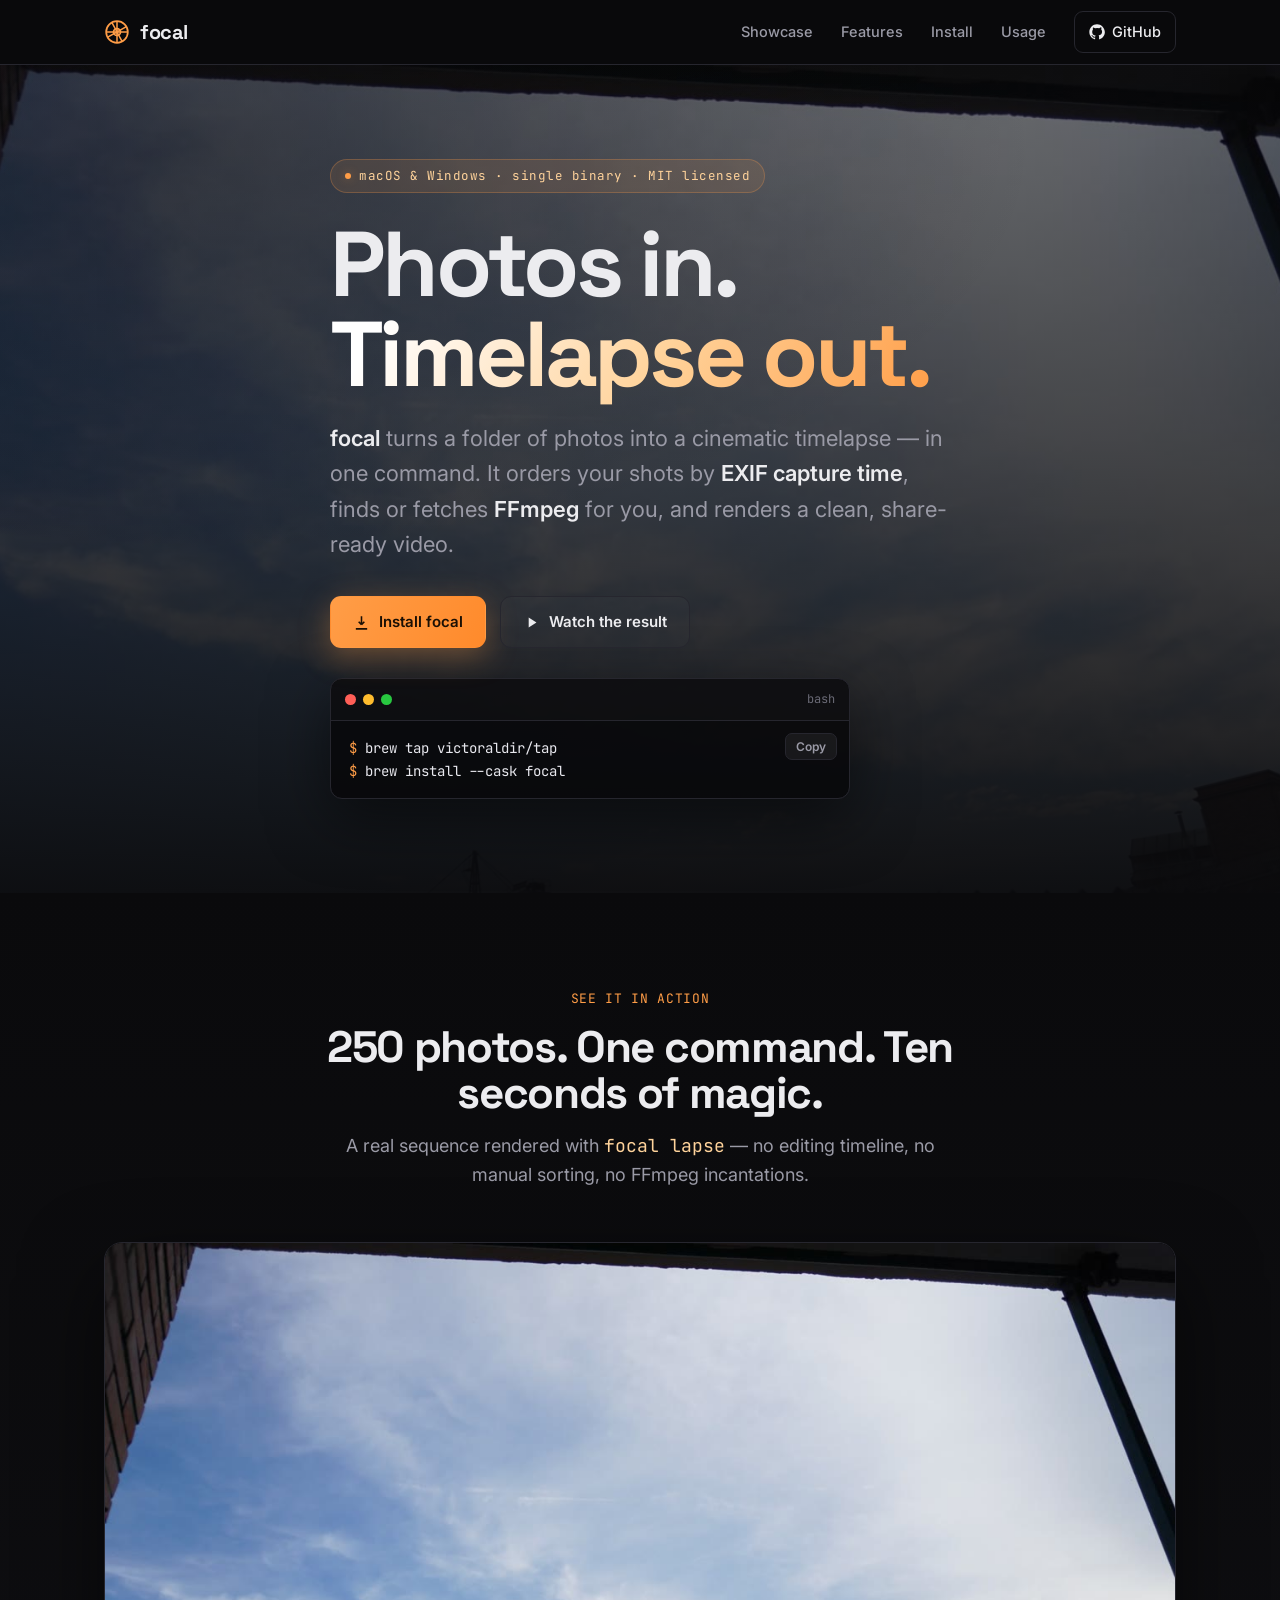
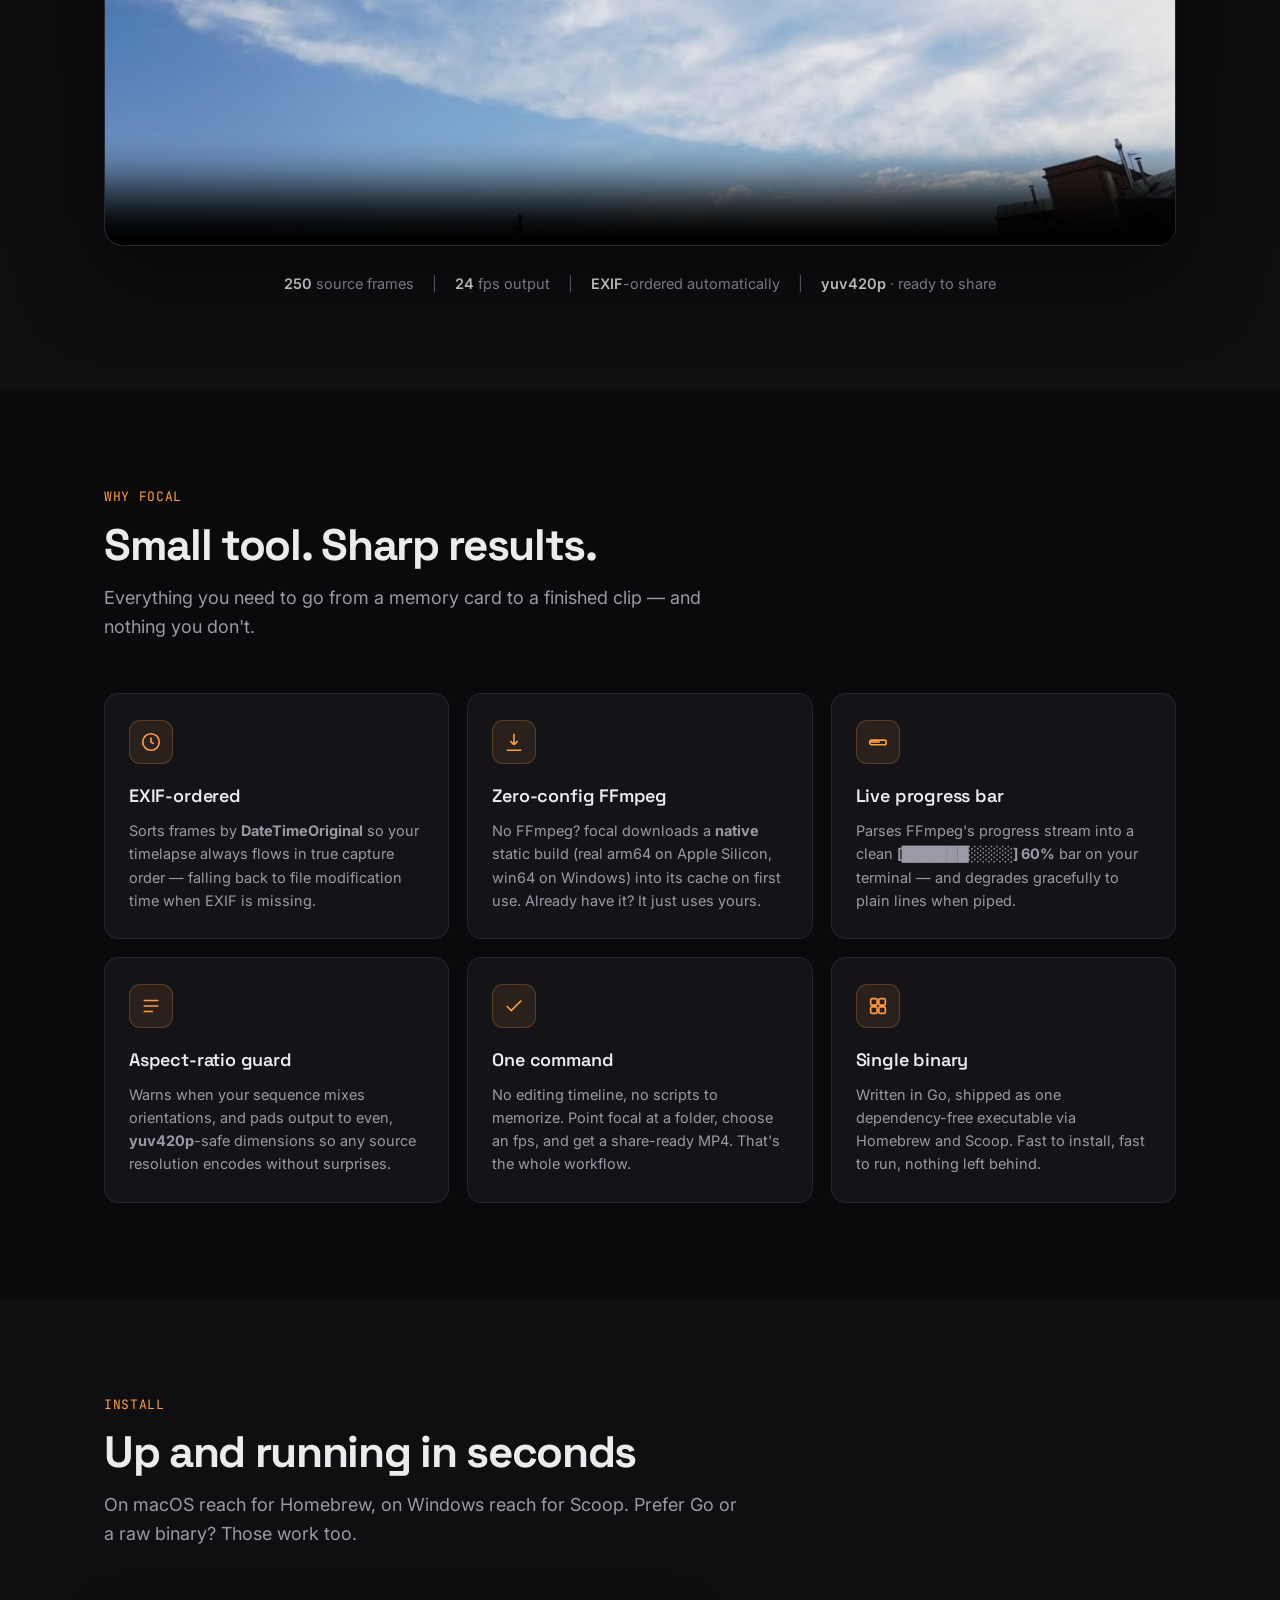
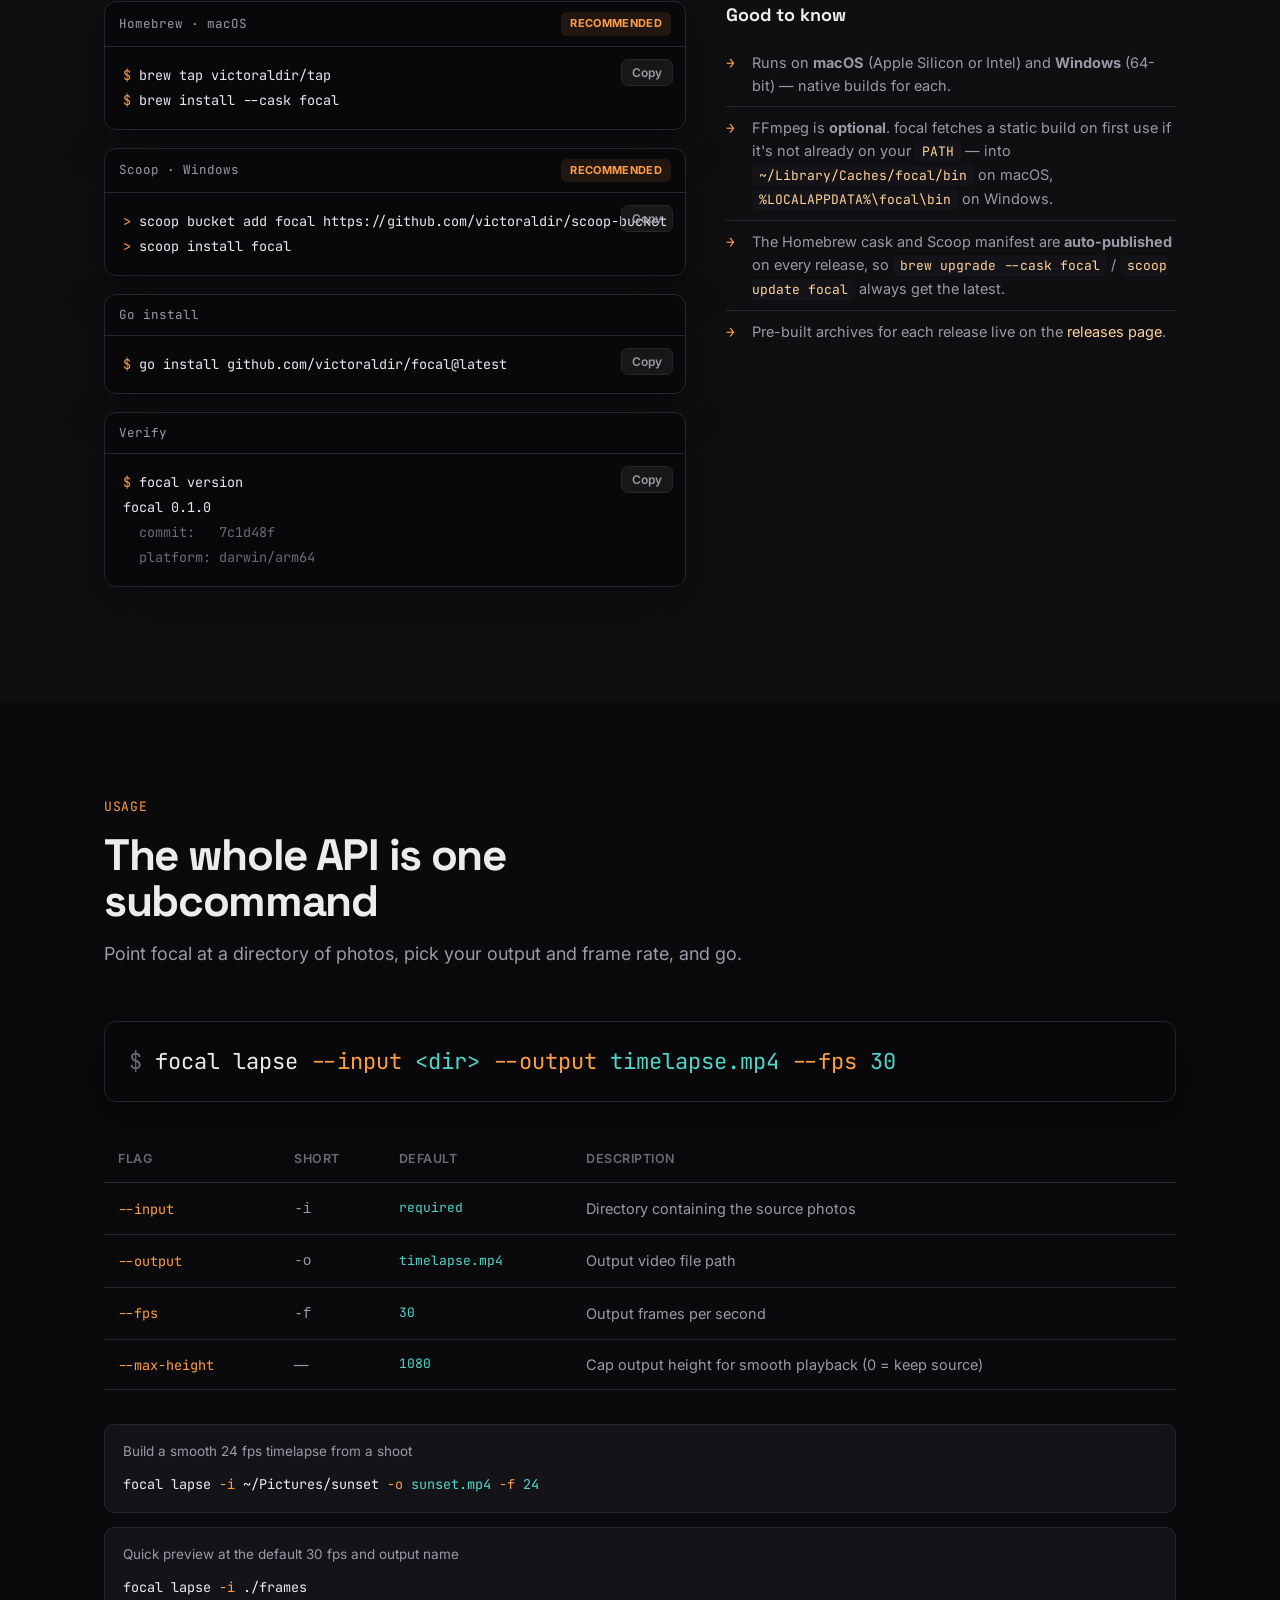
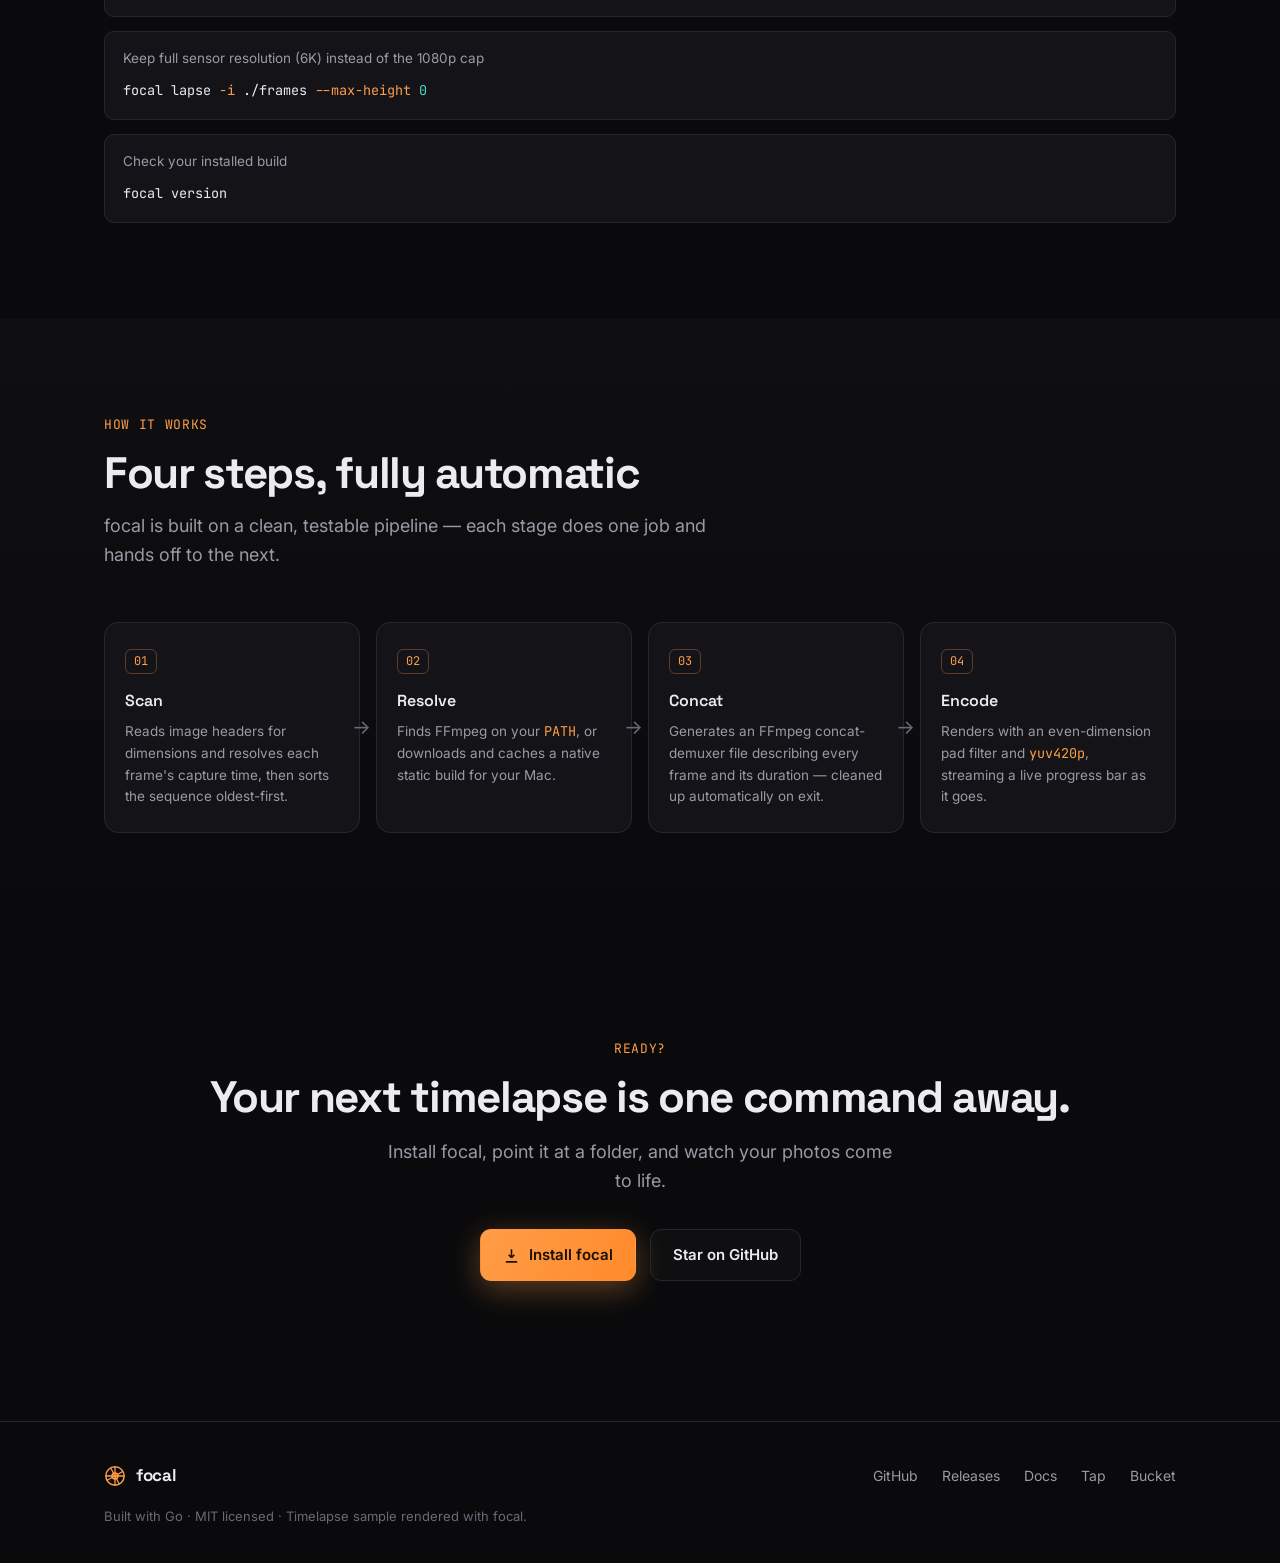
<file: docs/index.html>
<!DOCTYPE html>
<html lang="en">
<head>
<meta charset="UTF-8" />
<meta name="viewport" content="width=device-width, initial-scale=1.0" />
<title>focal — cinematic timelapses from a folder of photos</title>
<meta name="description" content="focal is a fast, dependency-free CLI that turns photo sequences into cinematic timelapses. It orders shots by EXIF time, auto-fetches FFmpeg, and renders a share-ready video in one command." />
<meta property="og:title" content="focal — cinematic timelapses from a folder of photos" />
<meta property="og:description" content="Turn a folder of photos into a timelapse in one command. EXIF-ordered, FFmpeg-powered, zero-config on macOS and Windows." />
<meta property="og:type" content="website" />
<link rel="preconnect" href="https://fonts.googleapis.com" />
<link rel="preconnect" href="https://fonts.gstatic.com" crossorigin />
<link href="https://fonts.googleapis.com/css2?family=Space+Grotesk:wght@400;500;600;700&family=Inter:wght@400;500;600&family=JetBrains+Mono:wght@400;500&display=swap" rel="stylesheet" />
<style>
  :root {
    --bg: #0a0a0c;
    --bg-2: #0f0f12;
    --card: #141418;
    --card-hover: #1a1a20;
    --border: #26262e;
    --text: #ececef;
    --muted: #9a9aa6;
    --faint: #6a6a76;
    --accent: #ff9d47;
    --accent-2: #ffd39b;
    --accent-glow: rgba(255, 157, 71, 0.35);
    --teal: #4fd6c9;
    --radius: 14px;
    --maxw: 1120px;
    --font-display: 'Space Grotesk', system-ui, sans-serif;
    --font-body: 'Inter', system-ui, -apple-system, sans-serif;
    --font-mono: 'JetBrains Mono', ui-monospace, 'SF Mono', Menlo, monospace;
  }

  * { box-sizing: border-box; margin: 0; padding: 0; }
  html { scroll-behavior: smooth; }
  body {
    background: var(--bg);
    color: var(--text);
    font-family: var(--font-body);
    line-height: 1.6;
    -webkit-font-smoothing: antialiased;
    overflow-x: hidden;
  }
  a { color: inherit; text-decoration: none; }
  .wrap { max-width: var(--maxw); margin: 0 auto; padding: 0 24px; }

  /* ---------- Nav ---------- */
  nav {
    position: sticky; top: 0; z-index: 50;
    backdrop-filter: blur(12px);
    background: rgba(10, 10, 12, 0.72);
    border-bottom: 1px solid var(--border);
  }
  nav .wrap { display: flex; align-items: center; justify-content: space-between; height: 64px; }
  .brand { display: flex; align-items: center; gap: 10px; font-family: var(--font-display); font-weight: 700; font-size: 20px; letter-spacing: -0.02em; }
  .brand svg { width: 26px; height: 26px; }
  .nav-links { display: flex; align-items: center; gap: 28px; }
  .nav-links a { color: var(--muted); font-size: 14.5px; font-weight: 500; transition: color .18s; }
  .nav-links a:hover { color: var(--text); }
  .nav-cta {
    display: inline-flex; align-items: center; gap: 7px;
    border: 1px solid var(--border); border-radius: 9px;
    padding: 8px 14px; color: var(--text) !important; font-weight: 600; font-size: 14px;
    transition: border-color .18s, background .18s;
  }
  .nav-cta:hover { border-color: var(--accent); background: rgba(255,157,71,0.08); }
  @media (max-width: 720px) { .nav-links a:not(.nav-cta) { display: none; } }

  /* ---------- Hero ---------- */
  .hero { position: relative; min-height: 92vh; display: flex; align-items: center; overflow: hidden; }
  .hero-video {
    position: absolute; inset: 0; width: 100%; height: 100%;
    object-fit: cover; z-index: 0; filter: saturate(1.05) contrast(1.02);
  }
  .hero-scrim {
    position: absolute; inset: 0; z-index: 1;
    background:
      radial-gradient(120% 90% at 15% 10%, rgba(10,10,12,0.35), transparent 55%),
      linear-gradient(180deg, rgba(10,10,12,0.55) 0%, rgba(10,10,12,0.72) 45%, rgba(10,10,12,0.97) 100%);
  }
  .hero .wrap { position: relative; z-index: 2; padding-top: 60px; padding-bottom: 60px; }
  .eyebrow {
    display: inline-flex; align-items: center; gap: 8px;
    font-family: var(--font-mono); font-size: 12.5px; letter-spacing: 0.04em;
    color: var(--accent-2); background: rgba(255,157,71,0.10);
    border: 1px solid rgba(255,157,71,0.25); border-radius: 999px; padding: 6px 14px;
    margin-bottom: 26px;
  }
  .eyebrow .dot { width: 6px; height: 6px; border-radius: 50%; background: var(--accent); box-shadow: 0 0 10px var(--accent-glow); }
  h1 {
    font-family: var(--font-display); font-weight: 700;
    font-size: clamp(46px, 8vw, 92px); line-height: 0.98; letter-spacing: -0.04em;
    margin-bottom: 22px;
  }
  h1 .grad {
    background: linear-gradient(120deg, #fff 10%, var(--accent-2) 55%, var(--accent) 100%);
    -webkit-background-clip: text; background-clip: text; -webkit-text-fill-color: transparent;
  }
  .lede { font-size: clamp(17px, 2.4vw, 22px); color: var(--muted); max-width: 620px; margin-bottom: 34px; }
  .lede strong { color: var(--text); font-weight: 600; }

  .hero-actions { display: flex; flex-wrap: wrap; gap: 14px; align-items: center; margin-bottom: 30px; }
  .btn {
    display: inline-flex; align-items: center; gap: 9px;
    font-weight: 600; font-size: 15px; border-radius: 11px; padding: 13px 22px;
    transition: transform .15s, box-shadow .2s, background .2s, border-color .2s; cursor: pointer; border: 1px solid transparent;
  }
  .btn-primary { background: linear-gradient(120deg, var(--accent) 0%, #ff8a2b 100%); color: #1a0f04; box-shadow: 0 8px 30px var(--accent-glow); }
  .btn-primary:hover { transform: translateY(-2px); box-shadow: 0 12px 40px var(--accent-glow); }
  .btn-ghost { border-color: var(--border); color: var(--text); background: rgba(255,255,255,0.02); }
  .btn-ghost:hover { border-color: var(--faint); background: rgba(255,255,255,0.05); }

  /* Terminal copy block */
  .terminal {
    background: rgba(8,8,10,0.86); border: 1px solid var(--border); border-radius: 12px;
    font-family: var(--font-mono); font-size: 14px; max-width: 520px;
    box-shadow: 0 20px 60px rgba(0,0,0,0.5); overflow: hidden;
  }
  .terminal-bar { display: flex; align-items: center; gap: 7px; padding: 11px 14px; border-bottom: 1px solid var(--border); background: rgba(255,255,255,0.015); }
  .terminal-bar .tdot { width: 11px; height: 11px; border-radius: 50%; }
  .terminal-bar .r { background: #ff5f57; } .terminal-bar .y { background: #febc2e; } .terminal-bar .g { background: #28c840; }
  .terminal-bar .tlabel { margin-left: auto; color: var(--faint); font-size: 12px; }
  .terminal-body { padding: 16px 18px; position: relative; }
  .terminal-body .line { white-space: nowrap; overflow-x: auto; }
  .terminal-body .prompt { color: var(--accent); user-select: none; }
  .terminal-body .cmd { color: #e8e8ee; }
  .copy-btn {
    position: absolute; top: 12px; right: 12px;
    background: rgba(255,255,255,0.06); border: 1px solid var(--border); color: var(--muted);
    border-radius: 7px; padding: 5px 10px; font-family: var(--font-body); font-size: 12px; font-weight: 600;
    cursor: pointer; transition: all .15s;
  }
  .copy-btn:hover { color: var(--text); border-color: var(--faint); }
  .copy-btn.copied { color: var(--teal); border-color: var(--teal); }

  /* ---------- Sections ---------- */
  section { padding: 96px 0; position: relative; }
  .section-head { max-width: 640px; margin-bottom: 52px; }
  .kicker { font-family: var(--font-mono); font-size: 13px; letter-spacing: 0.05em; color: var(--accent); text-transform: uppercase; margin-bottom: 14px; display: block; }
  h2 { font-family: var(--font-display); font-weight: 700; font-size: clamp(30px, 4.5vw, 44px); letter-spacing: -0.03em; line-height: 1.05; margin-bottom: 16px; }
  .section-head p { color: var(--muted); font-size: 18px; }

  /* Showcase */
  .showcase { background: linear-gradient(180deg, var(--bg) 0%, var(--bg-2) 100%); }
  .video-frame {
    border: 1px solid var(--border); border-radius: 18px; overflow: hidden;
    box-shadow: 0 30px 80px rgba(0,0,0,0.55); background: #000; position: relative;
  }
  .video-frame video { display: block; width: 100%; height: auto; }
  .video-caption {
    display: flex; flex-wrap: wrap; gap: 18px; justify-content: center; margin-top: 26px;
    color: var(--muted); font-size: 14.5px;
  }
  .video-caption b { color: var(--text); font-weight: 600; }
  .video-caption .sep { color: var(--faint); }

  /* Features */
  .features-grid { display: grid; grid-template-columns: repeat(3, 1fr); gap: 18px; }
  @media (max-width: 900px) { .features-grid { grid-template-columns: 1fr 1fr; } }
  @media (max-width: 600px) { .features-grid { grid-template-columns: 1fr; } }
  .feature {
    background: var(--card); border: 1px solid var(--border); border-radius: var(--radius);
    padding: 26px 24px; transition: transform .2s, border-color .2s, background .2s;
  }
  .feature:hover { transform: translateY(-4px); border-color: rgba(255,157,71,0.4); background: var(--card-hover); }
  .feature .ficon {
    width: 44px; height: 44px; border-radius: 11px; display: grid; place-items: center;
    background: rgba(255,157,71,0.10); border: 1px solid rgba(255,157,71,0.22); margin-bottom: 18px;
  }
  .feature .ficon svg { width: 22px; height: 22px; stroke: var(--accent); }
  .feature h3 { font-family: var(--font-display); font-size: 18px; font-weight: 600; margin-bottom: 8px; letter-spacing: -0.01em; }
  .feature p { color: var(--muted); font-size: 14.5px; }

  /* Install */
  .install { background: var(--bg-2); }
  .install-grid { display: grid; grid-template-columns: 1.1fr 1fr; gap: 40px; align-items: start; }
  @media (max-width: 860px) { .install-grid { grid-template-columns: 1fr; gap: 28px; } }
  .code-card {
    background: #08080a; border: 1px solid var(--border); border-radius: 12px; overflow: hidden;
    box-shadow: 0 16px 44px rgba(0,0,0,0.4); margin-bottom: 18px;
  }
  .code-card .cc-head { display: flex; align-items: center; justify-content: space-between; padding: 10px 14px; border-bottom: 1px solid var(--border); }
  .code-card .cc-title { font-family: var(--font-mono); font-size: 12.5px; color: var(--muted); }
  .code-card .cc-badge { font-size: 11px; font-weight: 700; color: var(--accent); background: rgba(255,157,71,0.1); padding: 3px 9px; border-radius: 6px; letter-spacing: 0.03em; }
  .code-card pre { margin: 0; padding: 16px 18px; overflow-x: auto; position: relative; }
  .code-card code { font-family: var(--font-mono); font-size: 13.5px; line-height: 1.85; color: #e8e8ee; }
  .code-card .c-prompt { color: var(--accent); user-select: none; }
  .code-card .c-comment { color: var(--faint); }
  .install-note { color: var(--muted); font-size: 14.5px; }
  .install-note h3 { font-family: var(--font-display); color: var(--text); font-size: 18px; margin-bottom: 12px; }
  .install-note ul { list-style: none; }
  .install-note li { padding: 9px 0; padding-left: 26px; position: relative; border-bottom: 1px solid var(--border); }
  .install-note li:before { content: "→"; position: absolute; left: 0; color: var(--accent); font-family: var(--font-mono); }
  .install-note li:last-child { border-bottom: none; }
  .install-note code { font-family: var(--font-mono); font-size: 13px; background: var(--card); padding: 2px 7px; border-radius: 5px; color: var(--accent-2); }

  /* Usage */
  .usage-cmd {
    font-family: var(--font-mono); font-size: clamp(15px, 2.6vw, 22px); background: #08080a;
    border: 1px solid var(--border); border-radius: 12px; padding: 22px 24px; margin-bottom: 34px;
    overflow-x: auto; box-shadow: 0 16px 44px rgba(0,0,0,0.4);
  }
  .usage-cmd .u-cmd { color: var(--text); } .usage-cmd .u-flag { color: var(--accent); } .usage-cmd .u-val { color: var(--teal); } .usage-cmd .u-prompt { color: var(--faint); }
  table.flags { width: 100%; border-collapse: collapse; font-size: 14.5px; }
  table.flags th, table.flags td { text-align: left; padding: 13px 14px; border-bottom: 1px solid var(--border); }
  table.flags th { color: var(--faint); font-weight: 600; font-size: 12.5px; text-transform: uppercase; letter-spacing: 0.04em; }
  table.flags td:first-child code { font-family: var(--font-mono); color: var(--accent); font-size: 13.5px; }
  table.flags td { color: var(--muted); }
  table.flags .def { font-family: var(--font-mono); color: var(--teal); font-size: 13px; }
  .examples { margin-top: 34px; display: grid; gap: 14px; }
  .example { background: var(--card); border: 1px solid var(--border); border-radius: 10px; padding: 16px 18px; }
  .example .ex-desc { color: var(--muted); font-size: 13.5px; margin-bottom: 8px; }
  .example code { font-family: var(--font-mono); font-size: 13.5px; color: var(--text); }
  .example .e-flag { color: var(--accent); } .example .e-val { color: var(--teal); }

  /* Pipeline */
  .pipeline { background: linear-gradient(180deg, var(--bg-2) 0%, var(--bg) 100%); }
  .steps { display: grid; grid-template-columns: repeat(4, 1fr); gap: 16px; }
  @media (max-width: 820px) { .steps { grid-template-columns: 1fr 1fr; } }
  @media (max-width: 460px) { .steps { grid-template-columns: 1fr; } }
  .step { background: var(--card); border: 1px solid var(--border); border-radius: var(--radius); padding: 24px 20px; position: relative; }
  .step .num { font-family: var(--font-mono); font-size: 12px; color: var(--accent); border: 1px solid rgba(255,157,71,0.3); border-radius: 6px; padding: 2px 8px; display: inline-block; margin-bottom: 14px; }
  .step h4 { font-family: var(--font-display); font-size: 16px; font-weight: 600; margin-bottom: 8px; }
  .step p { color: var(--muted); font-size: 13.5px; }
  .step .arrow { position: absolute; right: -12px; top: 50%; transform: translateY(-50%); color: var(--faint); z-index: 2; font-size: 20px; }
  @media (max-width: 820px) { .step .arrow { display: none; } }

  /* CTA */
  .final-cta { text-align: center; padding: 110px 0; }
  .final-cta h2 { margin-bottom: 18px; }
  .final-cta p { color: var(--muted); font-size: 18px; max-width: 520px; margin: 0 auto 34px; }
  .final-cta .hero-actions { justify-content: center; }

  /* Footer */
  footer { border-top: 1px solid var(--border); padding: 40px 0; }
  footer .wrap { display: flex; flex-wrap: wrap; align-items: center; justify-content: space-between; gap: 16px; }
  footer .brand { font-size: 17px; }
  footer .f-links { display: flex; gap: 24px; color: var(--muted); font-size: 14px; }
  footer .f-links a:hover { color: var(--text); }
  footer .f-meta { color: var(--faint); font-size: 13px; width: 100%; }

  .aperture-spin { transform-origin: center; }
</style>
</head>
<body>

<!-- Aperture logo (reused via <use>) -->
<svg width="0" height="0" style="position:absolute" aria-hidden="true">
  <defs>
    <symbol id="aperture" viewBox="0 0 24 24">
      <circle cx="12" cy="12" r="10" fill="none" stroke="currentColor" stroke-width="1.6"/>
      <path d="M12 2 L12 12 L20.66 7" fill="none" stroke="currentColor" stroke-width="1.4"/>
      <path d="M22 12 L12 12 L16.66 20.66" fill="none" stroke="currentColor" stroke-width="1.4"/>
      <path d="M12 22 L12 12 L3.34 16.66" fill="none" stroke="currentColor" stroke-width="1.4"/>
      <path d="M2 12 L12 12 L7.34 3.34" fill="none" stroke="currentColor" stroke-width="1.4"/>
      <circle cx="12" cy="12" r="3.2" fill="none" stroke="currentColor" stroke-width="1.6"/>
    </symbol>
  </defs>
</svg>

<nav>
  <div class="wrap">
    <a href="#top" class="brand" style="color:var(--accent)">
      <svg><use href="#aperture"/></svg>
      <span style="color:var(--text)">focal</span>
    </a>
    <div class="nav-links">
      <a href="#showcase">Showcase</a>
      <a href="#features">Features</a>
      <a href="#install">Install</a>
      <a href="#usage">Usage</a>
      <a href="https://github.com/victoraldir/focal" class="nav-cta" target="_blank" rel="noopener">
        <svg width="16" height="16" viewBox="0 0 24 24" fill="currentColor"><path d="M12 .5C5.7.5.5 5.7.5 12c0 5.1 3.3 9.4 7.9 10.9.6.1.8-.2.8-.5v-2c-3.2.7-3.9-1.4-3.9-1.4-.5-1.3-1.3-1.7-1.3-1.7-1.1-.7.1-.7.1-.7 1.2.1 1.8 1.2 1.8 1.2 1 1.8 2.8 1.3 3.5 1 .1-.8.4-1.3.7-1.6-2.6-.3-5.3-1.3-5.3-5.7 0-1.3.5-2.3 1.2-3.1-.1-.3-.5-1.5.1-3.1 0 0 1-.3 3.3 1.2a11.5 11.5 0 0 1 6 0C17.3 4.7 18.3 5 18.3 5c.6 1.6.2 2.8.1 3.1.8.8 1.2 1.8 1.2 3.1 0 4.4-2.7 5.4-5.3 5.7.4.4.8 1.1.8 2.2v3.3c0 .3.2.6.8.5 4.6-1.5 7.9-5.8 7.9-10.9C23.5 5.7 18.3.5 12 .5z"/></svg>
        GitHub
      </a>
    </div>
  </div>
</nav>

<header class="hero" id="top">
  <video class="hero-video" autoplay muted loop playsinline poster="assets/poster.jpg">
    <source src="assets/timelapse-sample.mp4" type="video/mp4" />
  </video>
  <div class="hero-scrim"></div>
  <div class="wrap">
    <span class="eyebrow"><span class="dot"></span> macOS &amp; Windows &middot; single binary &middot; MIT licensed</span>
    <h1>Photos in.<br /><span class="grad">Timelapse out.</span></h1>
    <p class="lede"><strong>focal</strong> turns a folder of photos into a cinematic timelapse — in one command. It orders your shots by <strong>EXIF capture time</strong>, finds or fetches <strong>FFmpeg</strong> for you, and renders a clean, share-ready video.</p>
    <div class="hero-actions">
      <a href="#install" class="btn btn-primary">
        <svg width="17" height="17" viewBox="0 0 24 24" fill="none" stroke="currentColor" stroke-width="2.2"><path d="M12 3v12m0 0 4-4m-4 4-4-4M4 21h16"/></svg>
        Install focal
      </a>
      <a href="#showcase" class="btn btn-ghost">
        <svg width="17" height="17" viewBox="0 0 24 24" fill="currentColor"><path d="M8 5v14l11-7z"/></svg>
        Watch the result
      </a>
    </div>
    <div class="terminal">
      <div class="terminal-bar">
        <span class="tdot r"></span><span class="tdot y"></span><span class="tdot g"></span>
        <span class="tlabel">bash</span>
      </div>
      <div class="terminal-body">
        <button class="copy-btn" data-copy="brew tap victoraldir/tap&#10;brew install --cask focal">Copy</button>
        <div class="line"><span class="prompt">$ </span><span class="cmd">brew tap victoraldir/tap</span></div>
        <div class="line"><span class="prompt">$ </span><span class="cmd">brew install --cask focal</span></div>
      </div>
    </div>
  </div>
</header>

<!-- SHOWCASE -->
<section class="showcase" id="showcase">
  <div class="wrap">
    <div class="section-head" style="margin-inline:auto; text-align:center;">
      <span class="kicker">See it in action</span>
      <h2>250 photos. One command. Ten seconds of magic.</h2>
      <p style="margin-inline:auto;">A real sequence rendered with <code style="font-family:var(--font-mono);color:var(--accent-2)">focal lapse</code> — no editing timeline, no manual sorting, no FFmpeg incantations.</p>
    </div>
    <div class="video-frame">
      <video controls loop muted playsinline poster="assets/poster.jpg" preload="none">
        <source src="assets/timelapse-sample.mp4" type="video/mp4" />
        Your browser does not support the video tag.
      </video>
    </div>
    <div class="video-caption">
      <span><b>250</b> source frames</span><span class="sep">|</span>
      <span><b>24</b> fps output</span><span class="sep">|</span>
      <span><b>EXIF</b>-ordered automatically</span><span class="sep">|</span>
      <span><b>yuv420p</b> &middot; ready to share</span>
    </div>
  </div>
</section>

<!-- FEATURES -->
<section id="features">
  <div class="wrap">
    <div class="section-head">
      <span class="kicker">Why focal</span>
      <h2>Small tool. Sharp results.</h2>
      <p>Everything you need to go from a memory card to a finished clip — and nothing you don't.</p>
    </div>
    <div class="features-grid">
      <div class="feature">
        <div class="ficon"><svg viewBox="0 0 24 24" fill="none" stroke-width="1.8"><circle cx="12" cy="12" r="9"/><path d="M12 7v5l3 2"/></svg></div>
        <h3>EXIF-ordered</h3>
        <p>Sorts frames by <b>DateTimeOriginal</b> so your timelapse always flows in true capture order — falling back to file modification time when EXIF is missing.</p>
      </div>
      <div class="feature">
        <div class="ficon"><svg viewBox="0 0 24 24" fill="none" stroke-width="1.8"><path d="M12 3v12m0 0 4-4m-4 4-4-4M4 21h16"/></svg></div>
        <h3>Zero-config FFmpeg</h3>
        <p>No FFmpeg? focal downloads a <b>native</b> static build (real arm64 on Apple Silicon, win64 on Windows) into its cache on first use. Already have it? It just uses yours.</p>
      </div>
      <div class="feature">
        <div class="ficon"><svg viewBox="0 0 24 24" fill="none" stroke-width="1.8"><rect x="3" y="10" width="18" height="5" rx="2"/><path d="M3 12h11"/></svg></div>
        <h3>Live progress bar</h3>
        <p>Parses FFmpeg's progress stream into a clean <b>[██████░░░░] 60%</b> bar on your terminal — and degrades gracefully to plain lines when piped.</p>
      </div>
      <div class="feature">
        <div class="ficon"><svg viewBox="0 0 24 24" fill="none" stroke-width="1.8"><path d="M4 6h16M4 12h16M4 18h10"/></svg></div>
        <h3>Aspect-ratio guard</h3>
        <p>Warns when your sequence mixes orientations, and pads output to even, <b>yuv420p</b>-safe dimensions so any source resolution encodes without surprises.</p>
      </div>
      <div class="feature">
        <div class="ficon"><svg viewBox="0 0 24 24" fill="none" stroke-width="1.8"><path d="M20 6 9 17l-5-5"/></svg></div>
        <h3>One command</h3>
        <p>No editing timeline, no scripts to memorize. Point focal at a folder, choose an fps, and get a share-ready MP4. That's the whole workflow.</p>
      </div>
      <div class="feature">
        <div class="ficon"><svg viewBox="0 0 24 24" fill="none" stroke-width="1.8"><rect x="4" y="4" width="7" height="7" rx="1.5"/><rect x="13" y="4" width="7" height="7" rx="1.5"/><rect x="4" y="13" width="7" height="7" rx="1.5"/><rect x="13" y="13" width="7" height="7" rx="1.5"/></svg></div>
        <h3>Single binary</h3>
        <p>Written in Go, shipped as one dependency-free executable via Homebrew and Scoop. Fast to install, fast to run, nothing left behind.</p>
      </div>
    </div>
  </div>
</section>

<!-- INSTALL -->
<section class="install" id="install">
  <div class="wrap">
    <div class="section-head">
      <span class="kicker">Install</span>
      <h2>Up and running in seconds</h2>
      <p>On macOS reach for Homebrew, on Windows reach for Scoop. Prefer Go or a raw binary? Those work too.</p>
    </div>
    <div class="install-grid">
      <div>
        <div class="code-card">
          <div class="cc-head"><span class="cc-title">Homebrew &middot; macOS</span><span class="cc-badge">RECOMMENDED</span></div>
          <pre><button class="copy-btn" data-copy="brew tap victoraldir/tap&#10;brew install --cask focal">Copy</button><code><span class="c-prompt">$ </span>brew tap victoraldir/tap
<span class="c-prompt">$ </span>brew install --cask focal</code></pre>
        </div>
        <div class="code-card">
          <div class="cc-head"><span class="cc-title">Scoop &middot; Windows</span><span class="cc-badge">RECOMMENDED</span></div>
          <pre><button class="copy-btn" data-copy="scoop bucket add focal https://github.com/victoraldir/scoop-bucket&#10;scoop install focal">Copy</button><code><span class="c-prompt">&gt; </span>scoop bucket add focal https://github.com/victoraldir/scoop-bucket
<span class="c-prompt">&gt; </span>scoop install focal</code></pre>
        </div>
        <div class="code-card">
          <div class="cc-head"><span class="cc-title">Go install</span></div>
          <pre><button class="copy-btn" data-copy="go install github.com/victoraldir/focal@latest">Copy</button><code><span class="c-prompt">$ </span>go install github.com/victoraldir/focal@latest</code></pre>
        </div>
        <div class="code-card">
          <div class="cc-head"><span class="cc-title">Verify</span></div>
          <pre><button class="copy-btn" data-copy="focal version">Copy</button><code><span class="c-prompt">$ </span>focal version
focal 0.1.0
  <span class="c-comment">commit:   7c1d48f
  platform: darwin/arm64</span></code></pre>
        </div>
      </div>
      <div class="install-note">
        <h3>Good to know</h3>
        <ul>
          <li>Runs on <b>macOS</b> (Apple Silicon or Intel) and <b>Windows</b> (64-bit) — native builds for each.</li>
          <li>FFmpeg is <b>optional</b>. focal fetches a static build on first use if it's not already on your <code>PATH</code> — into <code>~/Library/Caches/focal/bin</code> on macOS, <code>%LOCALAPPDATA%\focal\bin</code> on Windows.</li>
          <li>The Homebrew cask and Scoop manifest are <b>auto-published</b> on every release, so <code>brew upgrade --cask focal</code> / <code>scoop update focal</code> always get the latest.</li>
          <li>Pre-built archives for each release live on the <a href="https://github.com/victoraldir/focal/releases" target="_blank" rel="noopener" style="color:var(--accent-2)">releases page</a>.</li>
        </ul>
      </div>
    </div>
  </div>
</section>

<!-- USAGE -->
<section id="usage">
  <div class="wrap">
    <div class="section-head">
      <span class="kicker">Usage</span>
      <h2>The whole API is one subcommand</h2>
      <p>Point focal at a directory of photos, pick your output and frame rate, and go.</p>
    </div>
    <div class="usage-cmd">
      <span class="u-prompt">$ </span><span class="u-cmd">focal lapse</span> <span class="u-flag">--input</span> <span class="u-val">&lt;dir&gt;</span> <span class="u-flag">--output</span> <span class="u-val">timelapse.mp4</span> <span class="u-flag">--fps</span> <span class="u-val">30</span>
    </div>
    <table class="flags">
      <thead><tr><th>Flag</th><th>Short</th><th>Default</th><th>Description</th></tr></thead>
      <tbody>
        <tr><td><code>--input</code></td><td><code>-i</code></td><td class="def">required</td><td>Directory containing the source photos</td></tr>
        <tr><td><code>--output</code></td><td><code>-o</code></td><td class="def">timelapse.mp4</td><td>Output video file path</td></tr>
        <tr><td><code>--fps</code></td><td><code>-f</code></td><td class="def">30</td><td>Output frames per second</td></tr>
        <tr><td><code>--max-height</code></td><td>&mdash;</td><td class="def">1080</td><td>Cap output height for smooth playback (0 = keep source)</td></tr>
      </tbody>
    </table>
    <div class="examples">
      <div class="example">
        <div class="ex-desc">Build a smooth 24&nbsp;fps timelapse from a shoot</div>
        <code>focal lapse <span class="e-flag">-i</span> ~/Pictures/sunset <span class="e-flag">-o</span> <span class="e-val">sunset.mp4</span> <span class="e-flag">-f</span> <span class="e-val">24</span></code>
      </div>
      <div class="example">
        <div class="ex-desc">Quick preview at the default 30&nbsp;fps and output name</div>
        <code>focal lapse <span class="e-flag">-i</span> ./frames</code>
      </div>
      <div class="example">
        <div class="ex-desc">Keep full sensor resolution (6K) instead of the 1080p cap</div>
        <code>focal lapse <span class="e-flag">-i</span> ./frames <span class="e-flag">--max-height</span> <span class="e-val">0</span></code>
      </div>
      <div class="example">
        <div class="ex-desc">Check your installed build</div>
        <code>focal version</code>
      </div>
    </div>
  </div>
</section>

<!-- PIPELINE -->
<section class="pipeline">
  <div class="wrap">
    <div class="section-head">
      <span class="kicker">How it works</span>
      <h2>Four steps, fully automatic</h2>
      <p>focal is built on a clean, testable pipeline — each stage does one job and hands off to the next.</p>
    </div>
    <div class="steps">
      <div class="step">
        <span class="num">01</span><h4>Scan</h4>
        <p>Reads image headers for dimensions and resolves each frame's capture time, then sorts the sequence oldest-first.</p>
        <span class="arrow">→</span>
      </div>
      <div class="step">
        <span class="num">02</span><h4>Resolve</h4>
        <p>Finds FFmpeg on your <code style="font-family:var(--font-mono);color:var(--accent)">PATH</code>, or downloads and caches a native static build for your Mac.</p>
        <span class="arrow">→</span>
      </div>
      <div class="step">
        <span class="num">03</span><h4>Concat</h4>
        <p>Generates an FFmpeg concat-demuxer file describing every frame and its duration — cleaned up automatically on exit.</p>
        <span class="arrow">→</span>
      </div>
      <div class="step">
        <span class="num">04</span><h4>Encode</h4>
        <p>Renders with an even-dimension pad filter and <code style="font-family:var(--font-mono);color:var(--accent)">yuv420p</code>, streaming a live progress bar as it goes.</p>
      </div>
    </div>
  </div>
</section>

<!-- FINAL CTA -->
<section class="final-cta">
  <div class="wrap">
    <span class="kicker" style="display:block;">Ready?</span>
    <h2>Your next timelapse is one command away.</h2>
    <p>Install focal, point it at a folder, and watch your photos come to life.</p>
    <div class="hero-actions">
      <a href="#install" class="btn btn-primary">
        <svg width="17" height="17" viewBox="0 0 24 24" fill="none" stroke="currentColor" stroke-width="2.2"><path d="M12 3v12m0 0 4-4m-4 4-4-4M4 21h16"/></svg>
        Install focal
      </a>
      <a href="https://github.com/victoraldir/focal" class="btn btn-ghost" target="_blank" rel="noopener">Star on GitHub</a>
    </div>
  </div>
</section>

<footer>
  <div class="wrap">
    <a href="#top" class="brand" style="color:var(--accent)"><svg style="width:22px;height:22px"><use href="#aperture"/></svg><span style="color:var(--text)">focal</span></a>
    <div class="f-links">
      <a href="https://github.com/victoraldir/focal" target="_blank" rel="noopener">GitHub</a>
      <a href="https://github.com/victoraldir/focal/releases" target="_blank" rel="noopener">Releases</a>
      <a href="https://github.com/victoraldir/focal/blob/main/README.md" target="_blank" rel="noopener">Docs</a>
      <a href="https://github.com/victoraldir/homebrew-tap" target="_blank" rel="noopener">Tap</a>
      <a href="https://github.com/victoraldir/scoop-bucket" target="_blank" rel="noopener">Bucket</a>
    </div>
    <div class="f-meta">Built with Go &middot; MIT licensed &middot; Timelapse sample rendered with focal.</div>
  </div>
</footer>

<script>
  document.querySelectorAll('.copy-btn').forEach(function (btn) {
    btn.addEventListener('click', function () {
      var text = btn.getAttribute('data-copy').replace(/&#10;/g, '\n');
      navigator.clipboard.writeText(text).then(function () {
        var original = btn.textContent;
        btn.textContent = 'Copied!';
        btn.classList.add('copied');
        setTimeout(function () { btn.textContent = original; btn.classList.remove('copied'); }, 1600);
      });
    });
  });
</script>
</body>
</html>
</file>
